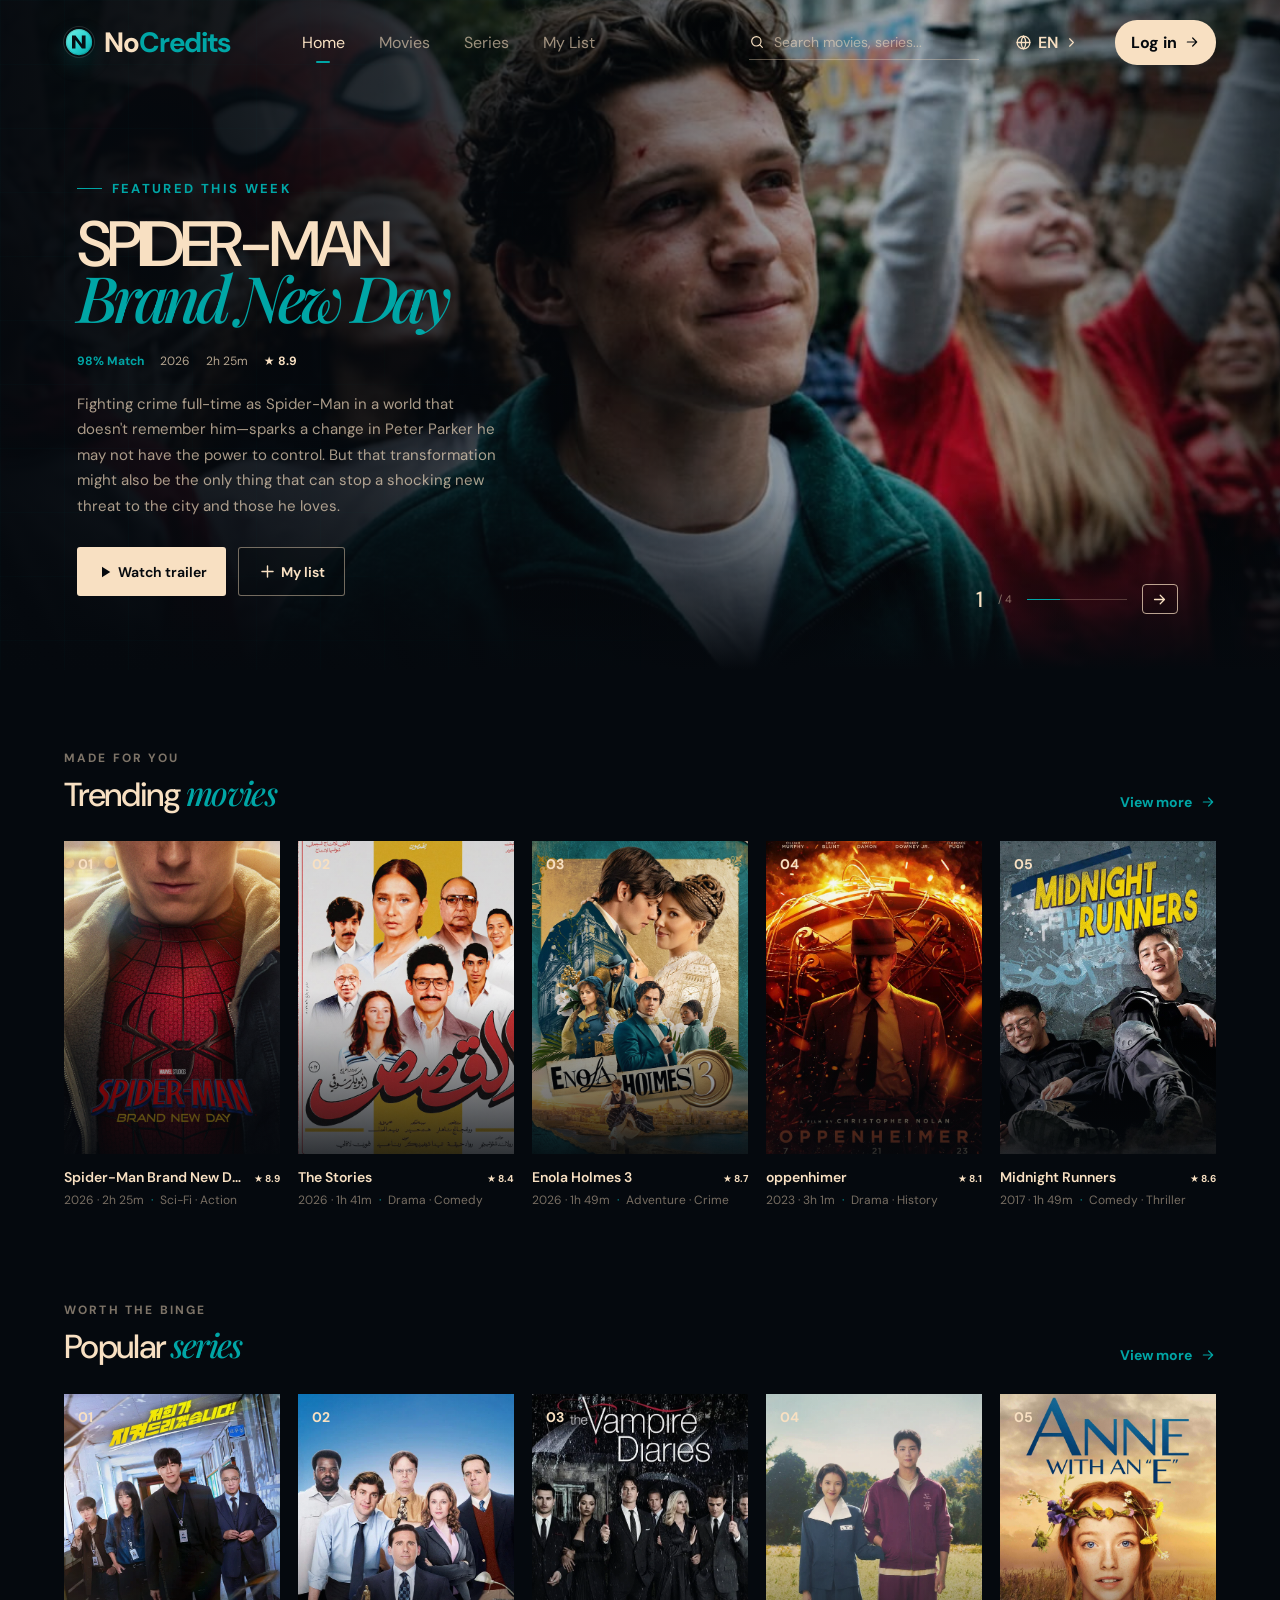
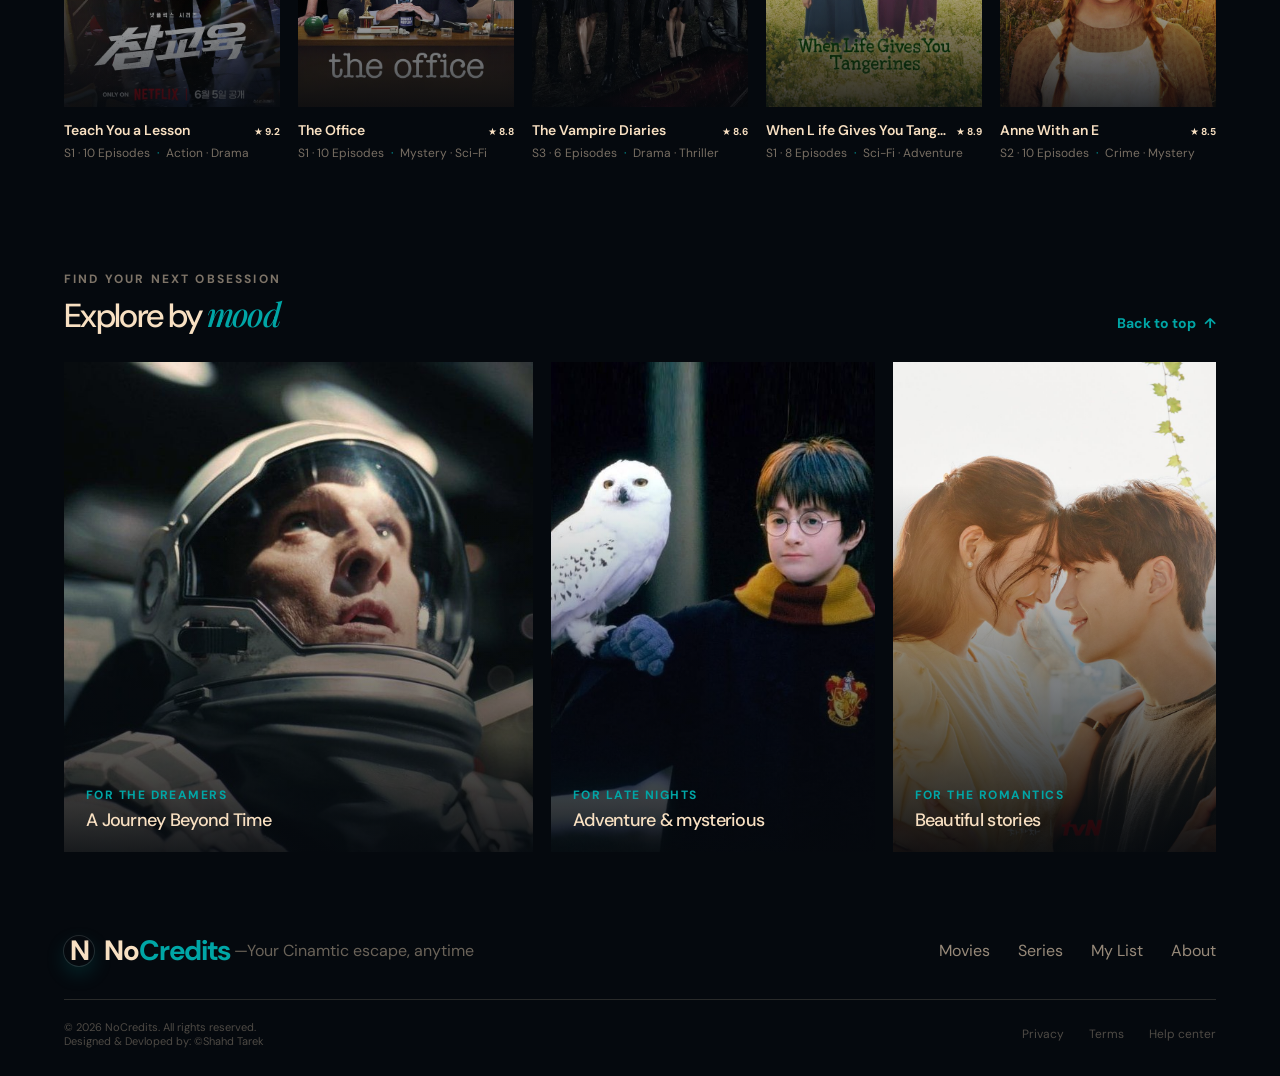
<file: index.html>
<!doctype html>
<html lang="en">
  <head>
    <meta charset="UTF-8" />
    <meta name="viewport" content="width=device-width, initial-scale=1.0" />
    <meta name="description" content="NoCredits — your home for unforgettable movies and series." />
    <title>NoCredits — Watch what moves you</title>
    <link rel="icon" href="data:image/svg+xml,%3Csvg xmlns='http://www.w3.org/2000/svg' viewBox='0 0 64 64'%3E%3Ccircle cx='32' cy='32' r='30' fill='%2300a6a6'/%3E%3Cpath d='M20 45V19h8l8 13V19h8v26h-8l-8-13v13z' fill='%2305090e'/%3E%3C/svg%3E" />
    <link rel="stylesheet" href="style.css" />
    
</head>
  <body>
    <!-- <header section> -->
    <header class="site-header" id="siteHeader">
      <div class="header-inner">
        <a class="brand" href="#top" aria-label="NoCredits home">
          <span class="brand-mark" aria-hidden="true">
            <svg viewBox="0 0 64 64" role="img" aria-label="NoCredits logo">
              <defs>
                <linearGradient id="brandGlow" x1="0%" x2="100%" y1="0%" y2="100%">
                  <stop offset="0%" stop-color="#77f3e5"/>
                  <stop offset="55%" stop-color="#29d1d1"/>
                  <stop offset="100%" stop-color="#00a6a6"/>
                </linearGradient>
              </defs>
              <circle cx="32" cy="32" r="28" fill="url(#brandGlow)"/>
              <path d="M17 46V18h7.5l13.5 18.5V18H46v28h-7.8L24.5 27.5V46H17Z" fill="#051015"/>
            </svg>
          </span>
          <span class="brand-name">No<span>Credits</span></span>
        </a>
          <nav class="main-nav" id="mainNav" aria-label="Main navigation">
             <a class="nav-link active" href="index.html">Home</a>
            <a class="nav-link" href="movies.html">Movies</a>
            <a class="nav-link" href="Series Project/series.html">Series</a>
              <a class="nav-link" href="my-list.html">My List</a>
             </nav>
        <div class="header-actions">
          <label class="search-box">
            <span class="search-icon" aria-hidden="true">
              <svg width="18" height="18" viewBox="0 0 24 24" fill="none" stroke="currentColor" stroke-width="1.8" stroke-linecap="round" stroke-linejoin="round">
                <circle cx="11" cy="11" r="7"></circle>
                <path d="m20 20-4-4"></path>
              </svg>
            </span>
            <input id="searchInput" type="search" placeholder="Search movies, series..." aria-label="Search movies and series" />
          </label>
          <div class="language-picker" id="languagePicker">
            <button class="language-button" id="languageButton" aria-label="Choose language" aria-expanded="false">
              <svg width="17" height="17" viewBox="0 0 24 24" fill="none" stroke="currentColor" stroke-width="1.8" stroke-linecap="round" stroke-linejoin="round">
                <circle cx="12" cy="12" r="9"></circle>
                <path d="M3 12h18M12 3a14 14 0 0 1 0 18M12 3a14 14 0 0 0 0 18"></path>
              </svg>
              <span id="selectedLanguage">EN</span>
              <svg width="15" height="15" viewBox="0 0 24 24" fill="none" stroke="currentColor" stroke-width="1.8" stroke-linecap="round" stroke-linejoin="round">
                <path d="m9 18 6-6-6-6"></path>
              </svg>
            </button>
            <ul class="language-menu" id="languageMenu" aria-label="Language options">
              <li><button class="language-option" type="button" data-lang="ar">العربية</button></li>
              <li><button class="language-option active" type="button" data-lang="en">English</button></li>
              <li><button class="language-option" type="button" data-lang="fr">Français</button></li>
            </ul>
          </div>
          <button class="login-button" id="loginButton">
            Log in
            <svg width="16" height="16" viewBox="0 0 24 24" fill="none" stroke="currentColor" stroke-width="1.8" stroke-linecap="round" stroke-linejoin="round">
              <path d="M5 12h14M13 6l6 6-6 6"></path>
            </svg>
          </button>
          <button class="menu-button" id="menuButton" aria-label="Open menu" aria-expanded="false">
            <svg width="23" height="23" viewBox="0 0 24 24" fill="none" stroke="currentColor" stroke-width="1.8" stroke-linecap="round" stroke-linejoin="round">
              <path d="M4 7h16M4 12h16M4 17h16"></path>
            </svg>
          </button>
        </div>
      </div>
    </header>




  

    <main id="top">
      <!-- HERO section -->
      <section class="hero" aria-label="Featured title">
        <img class="hero-image" src="9cfc95c79aabf78e9229b2271e0ae1a6.jpg" alt="peter parker" />
        <div class="hero-overlay"></div>
        <div class="hero-grid"></div>

        <div class="hero-content">
          <div class="eyebrow">
            <span class="eyebrow-line"></span>
            Featured this week
          </div>
          <h1 class="hero-title">SPIDER-MAN<br /><em>Brand New Day</em></h1>
          <div class="hero-meta">
            <span class="match">98% Match</span>
            <span>2026</span>
            <span>2h 25m</span>
            <span class="rating">★ 8.9</span>
          </div>
          <p class="hero-description">
            Fighting crime full-time as Spider-Man in a world that doesn't remember him—sparks a change in Peter Parker 
            he may not have the power to control. But that transformation might also be the only thing that can stop a shocking new threat to the city and those he loves.
          </p>
          <div class="hero-actions">
            <button class="primary-button" data-action="play" data-title="The Last Horizon">
              <svg width="18" height="18" viewBox="0 0 24 24" fill="currentColor" stroke="none"><path d="m8 5 11 7-11 7V5Z"></path></svg>
              Watch trailer
            </button>
            <button class="secondary-button" data-action="add" data-title="Spider-Man Brand New Day">
              <svg width="19" height="19" viewBox="0 0 24 24" fill="none" stroke="currentColor" stroke-width="1.8" stroke-linecap="round"><path d="M12 5v14M5 12h14"></path></svg>
              My list
            </button>
          </div>
        </div>
        <div class="hero-counter">
          <strong>1</strong>
          <span>/ 4</span>
          <div class="counter-line"><i></i></div>
          <button id="heroNext" aria-label="Scroll to next section">
            <svg width="17" height="17" viewBox="0 0 24 24" fill="none" stroke="currentColor" stroke-width="1.8" stroke-linecap="round" stroke-linejoin="round"><path d="M5 12h14M13 6l6 6-6 6"></path></svg>
          </button>
        </div>
      </section>




      <!-- TRENDING MOVIES section -->
      <section class="content-section" id="movies">
        <div class="section-heading">
          <div>
            <span class="section-kicker">Made for you</span>
            <h2 class="section-title">Trending <em>movies</em></h2>
          </div>
         <a class="see-all" href="movies.html">
        <span>View more</span>
        <svg width="16" height="16" viewBox="0 0 24 24" fill="none" stroke="currentColor" stroke-width="1.8" stroke-linecap="round" stroke-linejoin="round">
        <path d="M5 12h14M13 6l6 6-6 6"></path>
         </svg>
         </a>
        </div>
        <div class="media-grid" id="moviesGrid"></div>
      </section>






      
      <!-- POPULAR SERIES section -->
      <section class="content-section series-section" id="series">
        <div class="section-heading">
          <div>
            <span class="section-kicker">Worth the binge</span>
            <h2 class="section-title">Popular <em>series</em></h2>
          </div>
          <button class="see-all view-more-button" data-target="seriesGrid" aria-expanded="false">
            <span>View more</span>
            <svg width="16" height="16" viewBox="0 0 24 24" fill="none" stroke="currentColor" stroke-width="1.8" stroke-linecap="round" stroke-linejoin="round"><path d="M5 12h14M13 6l6 6-6 6"></path></svg>
          </button>
        </div>
        <div class="media-grid" id="seriesGrid"></div>
      </section>







      <!-- EXPLORE section -->
      <section class="discover-section" id="discover">
        <div class="section-heading">
          <div>
            <span class="section-kicker">Find your next obsession</span>
            <h2 class="section-title">Explore by <em>mood</em></h2>
          </div>
          <a href="#top" class="see-all">Back to top <span aria-hidden="true">↑</span></a>
        </div>
        <div class="mood-grid">
          <a class="mood-card mood-card-wide" href="#movies">
            <img src="matthieow.jpg" alt="A vast cinematic desert landscape" loading="lazy" />
            <span class="mood-overlay"></span>
            <span class="mood-copy"><small>For the dreamers</small><strong>A Journey Beyond Time</strong></span>
          </a>
          <a class="mood-card" href="#series">
            <img src="harry potter.jpg" alt="Rainy city street at night" loading="lazy" />
            <span class="mood-overlay"></span>
            <span class="mood-copy"><small>For late nights</small><strong>Adventure & mysterious</strong></span>
          </a>
          <a class="mood-card" href="#movies">
            <img src="hometown cha cha.jpg" alt="Stylish cinema scene" loading="lazy" />
            <span class="mood-overlay"></span>
            <span class="mood-copy"><small>For the romantics</small><strong>Beautiful stories</strong></span>
          </a>
        </div>
      </section>
    </main>






    <!-- <footer section> -->
    <footer class="site-footer">
      <div class="footer-top">
        <a class="brand" href="#top">
          <span class="brand-mark">N</span>
          <span class="brand-name">No<span>Credits</span></span>
        </a>
        <p class="footer-tag">—Your Cinamtic escape, anytime</p>
        <nav class="footer-links" aria-label="Footer navigation">
          <a href="#movies">Movies</a>
          <a href="#series">Series</a>
          <a href="/my-list.html">My List</a>
          <a href="#top">About</a>
        </nav>
      </div>
      <div class="footer-bottom">
        <span>© 2026 NoCredits. All rights reserved.
          <br>Designed & Devloped by: ©Shahd Tarek
        </span>
        <div class="footer-legal">
          <a href="#top">Privacy</a>
          <a href="#top">Terms</a>
          <a href="#top">Help center</a>
        </div>
      </div>
    </footer>












    <!-- Toast notifications -->
    <div class="toast" id="toast" role="status" aria-live="polite"></div>

    <div class="login-modal" id="loginModal" aria-hidden="true">
      <div class="login-panel" role="dialog" aria-modal="true" aria-labelledby="loginTitle">
        <button class="login-close" id="loginClose" type="button" aria-label="Close login form">×</button>
        <h3 class="login-title" id="loginTitle">Login</h3>
        <form class="login-form" id="loginForm">
          <div class="login-field">
            <label for="loginName">Name</label>
            <input id="loginName" name="name" type="text" placeholder="Enter your name" required />
          </div>

          <div class="login-field">
            <label for="loginNumber">Number</label>
            <input id="loginNumber" name="number" type="tel" placeholder="Enter your number" required />
          </div>

          <div class="login-field">
            <label for="loginCountry">Country</label>
            <select id="loginCountry" name="country" required>
              <option value="" selected disabled>Select your country</option>
              <option value="United States">Egypt</option>
              <option value="United States">United States</option>
              <option value="United Kingdom">United Kingdom</option>
              <option value="India">India</option>
              <option value="France">France</option>
              <option value="Saudi Arabia">Saudi Arabia</option>
              <option value="UAE">UAE</option>
            </select>
          </div>
          <div class="login-field">
            <label for="loginEmail">Email</label>
            <input id="loginEmail" name="email" type="email" placeholder="Enter your email" required />
          </div>

          <button class="login-submit" type="submit">Login</button>
        </form>
      </div>
    </div>
    <script type="module" src="script.js"></script>
  </body>
</html>
</file>
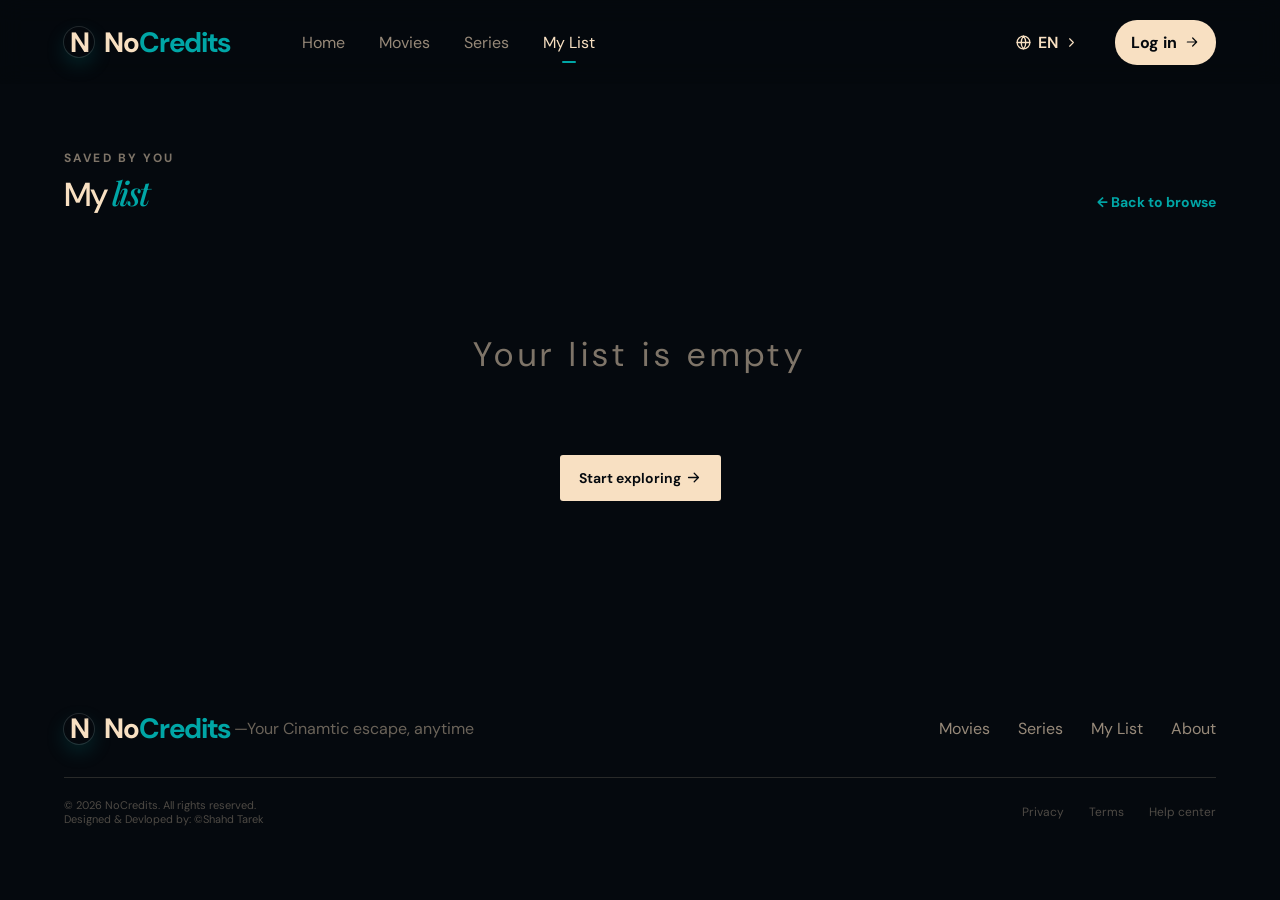
<file: my-list.html>
<!doctype html>
<html lang="en">
  <head>
    <meta charset="UTF-8" />
    <meta name="viewport" content="width=device-width, initial-scale=1.0" />
    <title>My List — NoCredits</title>
    <link rel="icon" href="data:image/svg+xml,%3Csvg xmlns='http://www.w3.org/2000/svg' viewBox='0 0 64 64'%3E%3Ccircle cx='32' cy='32' r='30' fill='%2300a6a6'/%3E%3Cpath d='M20 45V19h8l8 13V19h8v26h-8l-8-13v13z' fill='%2305090e'/%3E%3C/svg%3E" />
    <link rel="stylesheet" href="style.css" />
  </head>
  <body>
    <header class="site-header scrolled">
      <div class="header-inner">
        <a class="brand" href="index.html" aria-label="NoCredits home">
          <span class="brand-mark">N</span>
          <span class="brand-name">No<span>Credits</span></span>
        </a>
        <nav class="main-nav" id="mainNav" aria-label="Main navigation">
          <a class="nav-link" href="index.html">Home</a>
          <a class="nav-link" href="index.html#movies">Movies</a>
          <a class="nav-link" href="index.html#series">Series</a>
          <a class="nav-link active" href="my-list.html">My List</a>
        </nav>
        <div class="header-actions">
          <button class="language-button" id="languageButton" aria-label="Choose language">
            <svg width="17" height="17" viewBox="0 0 24 24" fill="none" stroke="currentColor" stroke-width="1.8" stroke-linecap="round" stroke-linejoin="round">
              <circle cx="12" cy="12" r="9"></circle>
              <path d="M3 12h18M12 3a14 14 0 0 1 0 18M12 3a14 14 0 0 0 0 18"></path>
            </svg>
            <span>EN</span>
            <svg width="15" height="15" viewBox="0 0 24 24" fill="none" stroke="currentColor" stroke-width="1.8" stroke-linecap="round" stroke-linejoin="round">
              <path d="m9 18 6-6-6-6"></path>
            </svg>
          </button>
          <button class="login-button" id="loginButton">
            Log in
            <svg width="16" height="16" viewBox="0 0 24 24" fill="none" stroke="currentColor" stroke-width="1.8" stroke-linecap="round" stroke-linejoin="round">
              <path d="M5 12h14M13 6l6 6-6 6"></path>
            </svg>
          </button>
          <button class="menu-button" id="menuButton" aria-label="Open menu" aria-expanded="false">
            <svg width="23" height="23" viewBox="0 0 24 24" fill="none" stroke="currentColor" stroke-width="1.8" stroke-linecap="round" stroke-linejoin="round">
              <path d="M4 7h16M4 12h16M4 17h16"></path>
            </svg>
          </button>
        </div>
      </div>
    </header>

    <main class="list-page" id="top">
      <div class="list-page-inner">
        <div class="section-heading">
          <div>
            <span class="section-kicker">Saved by you</span>
            <h2 class="section-title">My <em>list</em></h2>
          </div>
          <a href="/index.html" class="see-all">← Back to browse</a>
        </div>

        <div class="media-grid list-grid" id="savedGrid"></div>

        <div class="empty-list" id="emptyList" hidden>
          <p>Your list is empty</p>
          <a class="primary-button" href="/index.html">
            Start exploring
            <svg width="17" height="17" viewBox="0 0 24 24" fill="none" stroke="currentColor" stroke-width="1.8" stroke-linecap="round" stroke-linejoin="round"><path d="M5 12h14M13 6l6 6-6 6"></path></svg>
          </a>
        </div>
      </div>
    </main>

    <footer class="site-footer">
      <div class="footer-top">
        <a class="brand" href="/index.html">
          <span class="brand-mark">N</span>
          <span class="brand-name">No<span>Credits</span></span>
        </a>
        <p class="footer-tag">—Your Cinamtic escape, anytime</p>
        <nav class="footer-links" aria-label="Footer navigation">
          <a href="/index.html#movies">Movies</a>
          <a href="/index.html#series">Series</a>
          <a href="/my-list.html">My List</a>
          <a href="/index.html">About</a>
        </nav>
      </div>
      <div class="footer-bottom">
        <span>© 2026 NoCredits. All rights reserved.
          <br>Designed & Devloped by: ©Shahd Tarek
        </span>
        <div class="footer-legal">
          <a href="/index.html">Privacy</a>
          <a href="/index.html">Terms</a>
          <a href="/index.html">Help center</a>
        </div>
      </div>
    </footer>

    <div class="toast" id="toast" role="status" aria-live="polite"></div>
    <script type="module" src="/script.js"></script>
  </body>
</html>
</file>
<file: style.css>
@import url('https://fonts.googleapis.com/css2?family=DM+Sans:wght@400;500;600;700&family=Playfair+Display:ital,wght@0,500;0,600;1,500;1,600&display=swap');

:root {
  font-family: 'DM Sans', system-ui, sans-serif;
  color: #f8e0c2;
  background: #05090e;
  font-synthesis: none;
  text-rendering: optimizeLegibility;
  -webkit-font-smoothing: antialiased;
  -moz-osx-font-smoothing: grayscale;

  --ink:    #05090e;
  --deep:   #052633;
  --teal:   #005a68;
  --bright: #00a6a6;
  --cream:  #f8e0c2;
  --muted:  #8ca6aa;
  --line:   rgba(248, 224, 194, 0.15);
}

* { margin: 0;
  padding: 0;
  box-sizing: border-box;
}

html {
  scroll-behavior: smooth;
  font-size: 100%;
}

body {
  margin: 0;
  min-width: 320px;
  font-size: 16px;
  background: var(--ink);
}

button,
input {
  font: inherit;
}

button,
a {
  -webkit-tap-highlight-color: transparent;
}

a {
  color: inherit;
  text-decoration: none;
}

button {
  border: 0;
  cursor: pointer;
  background: transparent;
}

h1, h2, h3, p {
  margin: 0;
}

/* ---------- Header ---------- */
.site-header {
  position: absolute;
  top: 0;
  left: 0;
  right: 0;
  z-index: 50;
  height: 84px;
  transition: background 0.3s ease, backdrop-filter 0.3s ease;
}

.site-header.scrolled {
  background: rgba(5, 9, 14, 0.85);
  backdrop-filter: blur(12px);
}

.header-inner {
  display: flex;
  align-items: center;
  gap: 42px;
  height: 100%;
  padding: 0 clamp(24px, 5vw, 80px);
}

.brand {
  display: flex;
  align-items: center;
  gap: 10px;
  font-size: 28px;
  font-weight: 700;
  letter-spacing: -0.04em;
  flex-shrink: 0;
}

.brand-name span {
  color: var(--bright);
}

.brand-mark {
  position: relative;
  display: inline-flex;
  align-items: center;
  justify-content: center;
  width: 30px;
  height: 30px;
  border-radius: 50%;
  overflow: hidden;
  box-shadow: 0 0 0 1px rgba(255, 255, 255, 0.12), 0 8px 20px rgba(0, 166, 166, 0.18);
}

.brand-mark svg {
  display: block;
  width: 100%;
  height: 100%;
}

.brand-mark::after {
  content: '';
  position: absolute;
  inset: 2px;
  border: 1px solid rgba(5, 9, 14, 0.12);
  border-radius: 50%;
  pointer-events: none;
}

.main-nav {
  display: flex;
  align-items: center;
  gap: clamp(18px, 3vw, 34px);
  margin-right: auto;
  margin-left: 30px;
}

.nav-link,
.footer-links a {
  color: rgba(248, 224, 194, 0.6);
  font-size: 16px;
  transition: color 0.2s ease;
}

.nav-link:hover,
.nav-link.active,
.footer-links a:hover {
  color: var(--cream);
}

.nav-link.active::after {
  content: '';
  display: block;
  width: 14px;
  height: 2px;
  margin: 8px auto -10px;
  background: var(--bright);
  border-radius: 2px;
}

.header-actions {
  display: flex;
  align-items: center;
  gap: 28px !important;
  flex: 1;
  justify-content: flex-end;
}

.search-box {
  display: flex;
  align-items: center;
  gap: 9px;
  width: min(230px, 22vw);
  min-width: 120px;
  flex: 1;
  max-width: 230px;
  padding: 8px 0;
  border-bottom: 1px solid rgba(248, 224, 194, 0.35);
}

.search-box input {
  width: 100%;
  background: transparent;
  border: 0;
  outline: 0;
  color: var(--cream);
  font-size: 14px;
  min-width: 0;
}

.search-box input::placeholder {
  color: rgba(248, 224, 194, 0.55);
}

.search-icon {
  display: flex;
  align-items: center;
  justify-content: center;
  width: 16px;
  height: 16px;
  color: var(--cream);
}

.language-picker {
  position: relative;
  font-size: 14px;
}

.language-button {
  display: flex;
  align-items: center;
  gap: 6px;
  color: var(--cream);
  font-size: 16px;
  font-weight: 600;
  padding: 6px 8px;
  border-radius: 999px;
  transition: background 0.2s ease;
}

.language-button:hover {
  background: rgba(248, 224, 194, 0.06);
}

.language-menu {
  position: absolute;
  top: calc(100% + 10px);
  right: 0;
  min-width: 160px;
  margin: 0;
  padding: 8px;
  list-style: none;
  background:linear-gradient( #005a68 , #052633 60%);
  border: 1px solid rgba(248, 224, 194, 0.18);
  border-radius: 14px;
  box-shadow: 0 18px 34px rgba(0, 0, 0, 0.28);
  opacity: 0;
  pointer-events: none;
  transform: translateY(-8px);
  transition: opacity 0.2s ease, transform 0.2s ease;
  z-index: 20;
}

.language-picker.open .language-menu {
  opacity: 1;
  pointer-events: auto;
  transform: translateY(0);
}

.language-option {
  width: 100%;
  padding: 10px 12px;
  border-radius: 10px;
  color: rgba(248, 224, 194, 0.8);
  text-align: left;
  font-size: 16px;
  font-weight: 600;
  transition: background 0.15s ease, color 0.15s ease;
}

.language-option:hover,
.language-option.active {
  background: rgba(0, 166, 166, 0.14);
  color: var(--cream);
}

.login-button {
  display: flex;
  align-items: center;
  gap: 7px;
  padding: 12px 16px;
  border-radius: 22px;
  background: var(--cream);
  color: var(--ink);
  font-size: 16px;
  font-weight: 700;
  transition: background 0.2s ease, transform 0.2s ease;
}

.login-button:hover,
.primary-button:hover {
  background: #fff1dc;
  transform: translateY(-2px);
}

.menu-button {
  display: none;
  color: var(--cream);
}


















/* ---------- Hero ---------- */
.hero {
  position: relative;
  min-height: 670px;
  overflow: hidden;
}

.hero-image {
  position: absolute;
  inset: 0;
  width: 100%;
  height: 100%;
  object-fit: cover;
  object-position: 50% 35%;
  transform: scale(1.04);
  transform-origin: center center;
}

.hero-overlay {
  position: absolute;
  inset: 0;
  background:
    linear-gradient(90deg,
      rgba(5, 9, 14, 0.98) 0%,
      rgba(5, 9, 14, 0.85) 30%,
      rgba(5, 9, 14, 0.23) 74%,
      rgba(5, 9, 14, 0.62) 100%),
    linear-gradient(0deg, #05090e 0%, transparent 27%);
}

.hero-grid {
  position: absolute;
  inset: 0;
  background-image:
    linear-gradient(rgba(0, 166, 166, 0.08) 1px, transparent 1px),
    linear-gradient(90deg, rgba(0, 166, 166, 0.08) 1px, transparent 1px);
  background-size: 64px 64px;
  mask-image: linear-gradient(90deg, black, transparent 68%);
  opacity: 0.3;
}

.hero-content {
  position: relative;
  z-index: 1;
  left: clamp(24px, 6vw, 110px);
  max-width: 500px;
  padding-top: 180px;
}

.eyebrow,
.section-kicker {
  display: flex;
  align-items: center;
  gap: 10px;
  color: var(--bright);
  font-size: 13px;
  font-weight: 700;
  letter-spacing: 0.18em;
  text-transform: uppercase;
}

.eyebrow-line {
  width: 25px;
  height: 1px;
  background: var(--bright);
}

.hero-title {
  color: var(--cream);
  font-size: clamp(42px, 5vw, 88px);
  font-weight: 500;
  line-height: 0.82;
  letter-spacing: -0.08em;
  margin: 22px 0 24px;
}

.hero-title em,
.section-title em,
.banner-title em {
  color: var(--bright);
  font-family: 'Playfair Display', serif;
  font-weight: 500;
}

.hero-meta {
  display: flex;
  align-items: center;
  gap: 16px;
  color: rgba(248, 224, 194, 0.72);
  font-size: 12px;
}

.match {
  color: var(--bright);
  font-weight: 700;
}

.rating {
  color: var(--cream);
  font-weight: 700;
  white-space: nowrap;
}

.hero-description {
  color: rgba(248, 224, 194, 0.68);
  font-size: 15px;
  line-height: 1.7;
  max-width: 420px;
  margin: 23px 0 28px;
}

.hero-actions {
  display: flex;
  gap: 12px;
}

.primary-button,
.secondary-button {
  display: inline-flex;
  align-items: center;
  gap: 4px;
  padding: 14px 19px;
  border-radius: 3px;
  font-size: 14px;
  font-weight: 650;
  transition: transform 0.2s ease, background 0.2s ease, border-color 0.2s ease;
}

.primary-button {
  background: var(--cream);
  color: var(--ink);
}

.secondary-button {
  background: rgba(5, 9, 14, 0.35);
  border: 1px solid rgba(248, 224, 194, 0.45);
  color: var(--cream);
}

.secondary-button:hover {
  border-color: var(--cream);
  transform: translateY(-2px);
}

.hero-counter {
  position: absolute;
  bottom: 56px;
  right: clamp(24px, 8vw, 128px);
  z-index: 1;
  display: flex;
  align-items: center;
  gap: 15px;
}

.hero-counter strong {
  color: var(--cream);
  font-size: 22px;
  font-weight: 500;
}

.hero-counter span {
  color: rgba(248, 224, 194, 0.48);
  font-size: 11px;
}

.counter-line {
  width: 100px;
  height: 1px;
  background: rgba(248, 224, 194, 0.24);
}

.counter-line i {
  display: block;
  width: 33%;
  height: 1px;
  background: var(--bright);
}

.hero-counter button {
  display: flex;
  align-items: center;
  justify-content: center;
  width: 36px;
  height: 30px;
  border: 1px solid rgba(248, 224, 194, 0.72);
  border-radius: 4px;
  color: var(--cream);
  transition: background 0.2s ease, color 0.2s ease, transform 0.2s ease;
}

.hero-counter button:hover {
  background: var(--cream);
  color: var(--ink);
  transform: translateX(3px);
}











/* ---------- Content Sections ---------- */
.content-section {
  max-width: 1440px;
  margin: 0 auto;
  padding: 80px clamp(24px, 5vw, 80px) 0;
}

.series-section {
  padding-top: 94px;
}

.section-heading {
  display: flex;
  align-items: flex-end;
  justify-content: space-between;
  margin-bottom: 30px;
}

.section-kicker {
  color: rgba(248, 224, 194, 0.5);
  font-size: 12px;
  margin-bottom: 10px;
}

.section-title {
  color: var(--cream);
  font-size: clamp(24px, 2.6vw, 34px);
  font-weight: 500;
  line-height: 1;
  letter-spacing: -0.05em;
}

.see-all {
  display: inline-flex;
  align-items: center;
  gap: 8px;
  padding: 0;
  color: var(--bright);
  font-size: 14px;
  font-weight: 700;
  font-family: inherit;
}

.see-all svg {
  transition: transform 0.25s ease;
}

.see-all:hover {
  color: var(--cream);
}









/* ---------- Media Grid & Cards ---------- */
.media-grid {
  display: grid;
  grid-template-columns: repeat(5, minmax(0, 1fr));
  gap: 18px;
}

.media-card {
  min-width: 0;
  transition: opacity 0.25s ease, transform 0.25s ease;
}

.media-card.is-hidden,
.media-card.extra-card {
  display: none;
}

.media-grid.is-expanded .media-card.extra-card {
  display: block;
}

.poster-wrap {
  position: relative;
  aspect-ratio: 2 / 2.9;
  overflow: hidden;
  background: var(--deep);
}

.poster-wrap img {
  width: 100%;
  height: 100%;
  object-fit: cover;
  transition: transform 0.5s ease;
}

.poster-shade {
  position: absolute;
  inset: 0;
  background: linear-gradient(180deg,
    rgba(5, 9, 14, 0.05),
    transparent 48%,
    rgba(5, 9, 14, 0.8));
}

.media-card:hover .poster-wrap img {
  transform: scale(1.06);
}

.rank {
  position: absolute;
  top: 14px;
  left: 14px;
  color: var(--cream);
  font-size: 14px;
  font-weight: 700;
}

.quick-add,
.poster-play {
  position: absolute;
  display: flex;
  align-items: center;
  justify-content: center;
  background: rgba(5, 9, 14, 0.7);
  border: 1px solid rgba(248, 224, 194, 0.35);
  color: var(--cream);
  opacity: 0;
  transition: opacity 0.2s ease, background 0.2s ease, transform 0.2s ease;
}

.quick-add {
  top: 12px;
  right: 12px;
  width: 31px;
  height: 31px;
  border-radius: 50%;
}

.poster-play {
  bottom: 13px;
  left: 14px;
  width: 38px;
  height: 38px;
  border-radius: 50%;
}

.media-card:hover .quick-add,
.media-card:hover .poster-play {
  opacity: 1;
}

.quick-add:hover,
.poster-play:hover {
  background: var(--bright);
  color: var(--ink);
  transform: scale(1.08);
}

.card-copy {
  padding-top: 14px;
}

.card-title-row {
  display: flex;
  align-items: baseline;
  justify-content: space-between;
  gap: 8px;
}

.card-title-row h3 {
  color: var(--cream);
  font-size: 14px;
  font-weight: 600;
  white-space: nowrap;
  overflow: hidden;
  text-overflow: ellipsis;
}

.card-title-row .rating {
  font-size: 10px;
}

.card-copy p {
  color: rgba(248, 224, 194, 0.47);
  font-size: 12px;
  margin-top: 6px;
}

.card-copy p .dot {
  color: var(--bright);
  margin: 0 4px;
}








/* ---------- Explore by Mood ---------- */
.discover-section {
  max-width: 1440px;
  margin: 110px auto 0;
  padding: 0 clamp(24px, 5vw, 80px);
}

.mood-grid {
  display: grid;
  grid-template-columns: 1.45fr 1fr 1fr;
  gap: 18px;
}

.mood-card {
  position: relative;
  display: block;
  min-height: 240px;
  overflow: hidden;
  background: var(--deep);
}

.mood-card img {
  width: 100%;
  height: 100%;
  min-height: 240px;
  object-fit: cover;
  transition: transform 0.5s ease;
}

.mood-card:hover img {
  transform: scale(1.06);
}

.mood-overlay {
  position: absolute;
  inset: 0;
  background: linear-gradient(0deg, rgba(5, 9, 14, 0.92), transparent 75%);
}

.mood-copy {
  position: absolute;
  left: 22px;
  bottom: 20px;
  display: flex;
  flex-direction: column;
  gap: 5px;
}

.mood-copy small {
  color: var(--bright);
  font-size: 12px;
  font-weight: 700;
  letter-spacing: 0.12em;
  text-transform: uppercase;
}

.mood-copy strong {
  color: var(--cream);
  font-size: 18px;
  font-weight: 500;
  letter-spacing: -0.04em;
}






/* <my list> */

.list-page {
  padding-top: 150px;
  min-height: 70vh;
}

.list-page-inner {
  max-width: 1440px;
  margin: 0 auto;
  padding: 0 clamp(24px, 5vw, 80px) 40px;
}

.list-grid {
  grid-template-columns: repeat(5, minmax(0, 1fr));
}

.empty-list {
  display: flex;
  flex-direction: column;
  align-items: center;
  gap: 22px;
  padding: 90px 20px 40px;
  text-align: center;
  width: min(520px, 100%);
  margin: 0 auto;
}

.empty-list p {
  width: min(100%, 420px);
  color: rgba(248, 224, 194, 0.5);
  font-size: 34px;
  letter-spacing: 0.2cap;
  line-height: 1.4;
}

.empty-list .primary-button {
  margin-top: 54px !important;
  text-decoration: none;
}












/* ---------- Footer ---------- */
.site-footer {
  max-width: 1280px;
  margin: 80px auto 0;
  padding: 0 clamp(24px, 5vw, 80px) 28px;
}

.footer-top,
.footer-bottom {
  display: flex;
  align-items: center;
  justify-content: space-between;
}

.footer-top {
  border-bottom: 1px solid var(--line);
  padding-bottom: 30px;
}

.footer-tag {
  color: rgba(248, 224, 194, 0.42);
  font-size: 16px;
  margin-right: auto;
  padding-left: 4px;
}

.footer-links {
  display: flex;
  gap: 28px;
}

.footer-bottom {
  color: rgba(248, 224, 194, 0.3);
  font-size: 11px;
  padding-top: 20px;
}

.footer-legal {
  font-size: 12px;
  display: flex;
  gap: 25px;
}

.footer-legal a:hover {
  color: var(--cream);
}








/* ---------- Toast ---------- */
.toast {
  position: fixed;
  bottom: 24px;
  left: 50%;
  transform: translate(-50%, 15px);
  background: var(--cream);
  color: var(--ink);
  font-size: 12px;
  font-weight: 700;
  padding: 13px 18px;
  opacity: 0;
  pointer-events: none;
  z-index: 100;
  transition: opacity 0.25s ease, transform 0.25s ease;
}

.toast.show {
  opacity: 1;
  transform: translate(-50%, 0);
}

.login-modal {
  position: fixed;
  inset: 0;
  display: flex;
  align-items: center;
  justify-content: center;
  background: rgba(5, 9, 14, 0.72);
  backdrop-filter: blur(6px);
  z-index: 200;
  opacity: 0;
  pointer-events: none;
  transition: opacity 0.2s ease;
}

.login-modal.show {
  opacity: 1;
  pointer-events: auto;
}

.login-panel {
  position: relative;
  width: min(440px, calc(100vw - 32px));
  background: rgba(7, 14, 20, 0.97);
  border: 1px solid rgba(248, 224, 194, 0.18);
  border-radius: 22px;
  box-shadow: 0 25px 60px rgba(0, 0, 0, 0.4);
  padding: 26px 22px 20px;
}

.login-close {
  position: absolute;
  top: 14px;
  right: 14px;
  width: 34px;
  height: 34px;
  border-radius: 50%;
  color: var(--cream);
  background: rgba(248, 224, 194, 0.06);
  font-size: 22px;
  line-height: 1;
}

.login-title {
  color: var(--cream);
  font-size: 28px;
  letter-spacing: -0.04em;
  margin-bottom: 20px;
}

.login-form {
  display: flex;
  flex-direction: column;
  gap: 14px;
}

.login-field {
  display: flex;
  flex-direction: column;
  gap: 8px;
}

.login-field label {
  color: rgba(248, 224, 194, 0.74);
  font-size: 18px;
  font-weight: 600;
}

.login-field input,
.login-field select {
  width: 100%;
  font-size: 18px;
  font-weight: 600;
  padding: 12px 14px;
  border: 1px solid rgba(248, 224, 194, 0.2);
  border-radius: 12px;
  background:  #052633;
  color: var(--cream);
  outline: none;
}

.login-field input::placeholder {
  color: rgba(248, 224, 194, 0.36);
}

.login-submit {
  width: 100%;
  margin-top: 6px;
  padding: 14px 18px;
  border-radius: 12px;
  background: var(--cream);
  color: var(--ink);
  font-size: 20px;
  font-weight: 800;
}


@media (max-width: 900px) {
  .header-inner {
    gap: 20px;
  }

  .main-nav {
    gap: 18px;
  }

  .header-actions {
    gap: 14px;
    flex: 1;
  }

  .language-button {
    display: none;
  }

  .search-box {
    width: min(200px, 40vw);
    max-width: 200px;
  }

  .media-grid {
    grid-template-columns: repeat(3, minmax(0, 1fr));
    row-gap: 34px;
  }

  .discover-section {
    margin-left: 24px;
    margin-right: 24px;
    padding-left: 0;
    padding-right: 0;
  }

  .mood-grid {
    grid-template-columns: 1.2fr 1fr;
  }

  .mood-card-wide {
    grid-row: span 2;
  }
  .list-grid {
    grid-template-columns: repeat(3, minmax(0, 1fr));
    row-gap: 34px;
  }

  .list-grid .media-card:nth-child(n + 4) {
    display: block;
  }
}

@media (max-width: 650px) {
  .site-header {
    height: 70px;
  }

  .header-inner {
    gap: 12px;
  }

  .main-nav {
    display: none;
    position: absolute;
    top: 62px;
    left: 20px;
    right: 20px;
    flex-direction: column;
    gap: 18px;
    padding: 22px;
    background: rgba(5, 9, 14, 0.96);
    border: 1px solid var(--line);
  }

  .main-nav.open {
    display: flex;
  }

  .nav-link.active::after {
    display: none;
  }

  .menu-button {
    display: flex;
  }

  .header-actions {
    gap: 10px;
    width: auto;
  }

  .search-box {
    width: min(170px, 42vw);
    max-width: 170px;
    min-width: 110px;
  }

  .search-box input {
    display: block;
  }

  .login-button {
    padding: 10px 12px;
  }

  .login-button svg {
    display: none;
  }

  .hero {
    min-height: 690px;
  }

  .hero-image {
    object-position: 62% center;
  }

  .hero-overlay {
    background:
      linear-gradient(90deg, rgba(5, 9, 14, 0.9), rgba(5, 9, 14, 0.35)),
      linear-gradient(0deg, #05090e 0%, transparent 55%);
  }

  .hero-content {
    padding-top: 180px;
  }

  .hero-description {
    max-width: 310px;
  }

  .hero-counter {
    bottom: 30px;
    right: 24px;
  }

  .content-section {
    padding-top: 58px;
  }

  .section-heading {
    flex-direction: column;
    align-items: flex-start;
    gap: 16px;
  }

  .media-grid {
    grid-template-columns: repeat(2, minmax(0, 1fr));
    gap: 22px 12px;
  }

  .list-grid {
    grid-template-columns: repeat(2, minmax(0, 1fr));
    gap: 22px 12px;
  }

  .list-grid .media-card:nth-child(n + 3) {
    display: block;
  }

  .list-page {
    padding-top: 110px;
  }

  .discover-section {
    margin-top: 74px;
  }

  .mood-grid {
    display: flex;
    flex-direction: column;
    gap: 12px;
  }

  .mood-card,
  .mood-card img {
    min-height: 190px;
  }

  .site-footer {
    margin-top: 60px;
  }

  .footer-top {
    flex-direction: column;
    align-items: flex-start;
    gap: 20px;
  }

  .footer-tag {
    padding: 0;
  }

  .footer-links {
    flex-wrap: wrap;
    gap: 16px 24px;
  }

  .footer-bottom {
    flex-direction: column;
    align-items: flex-start;
    gap: 18px;
    line-height: 1.5;
  }
}
</file>
